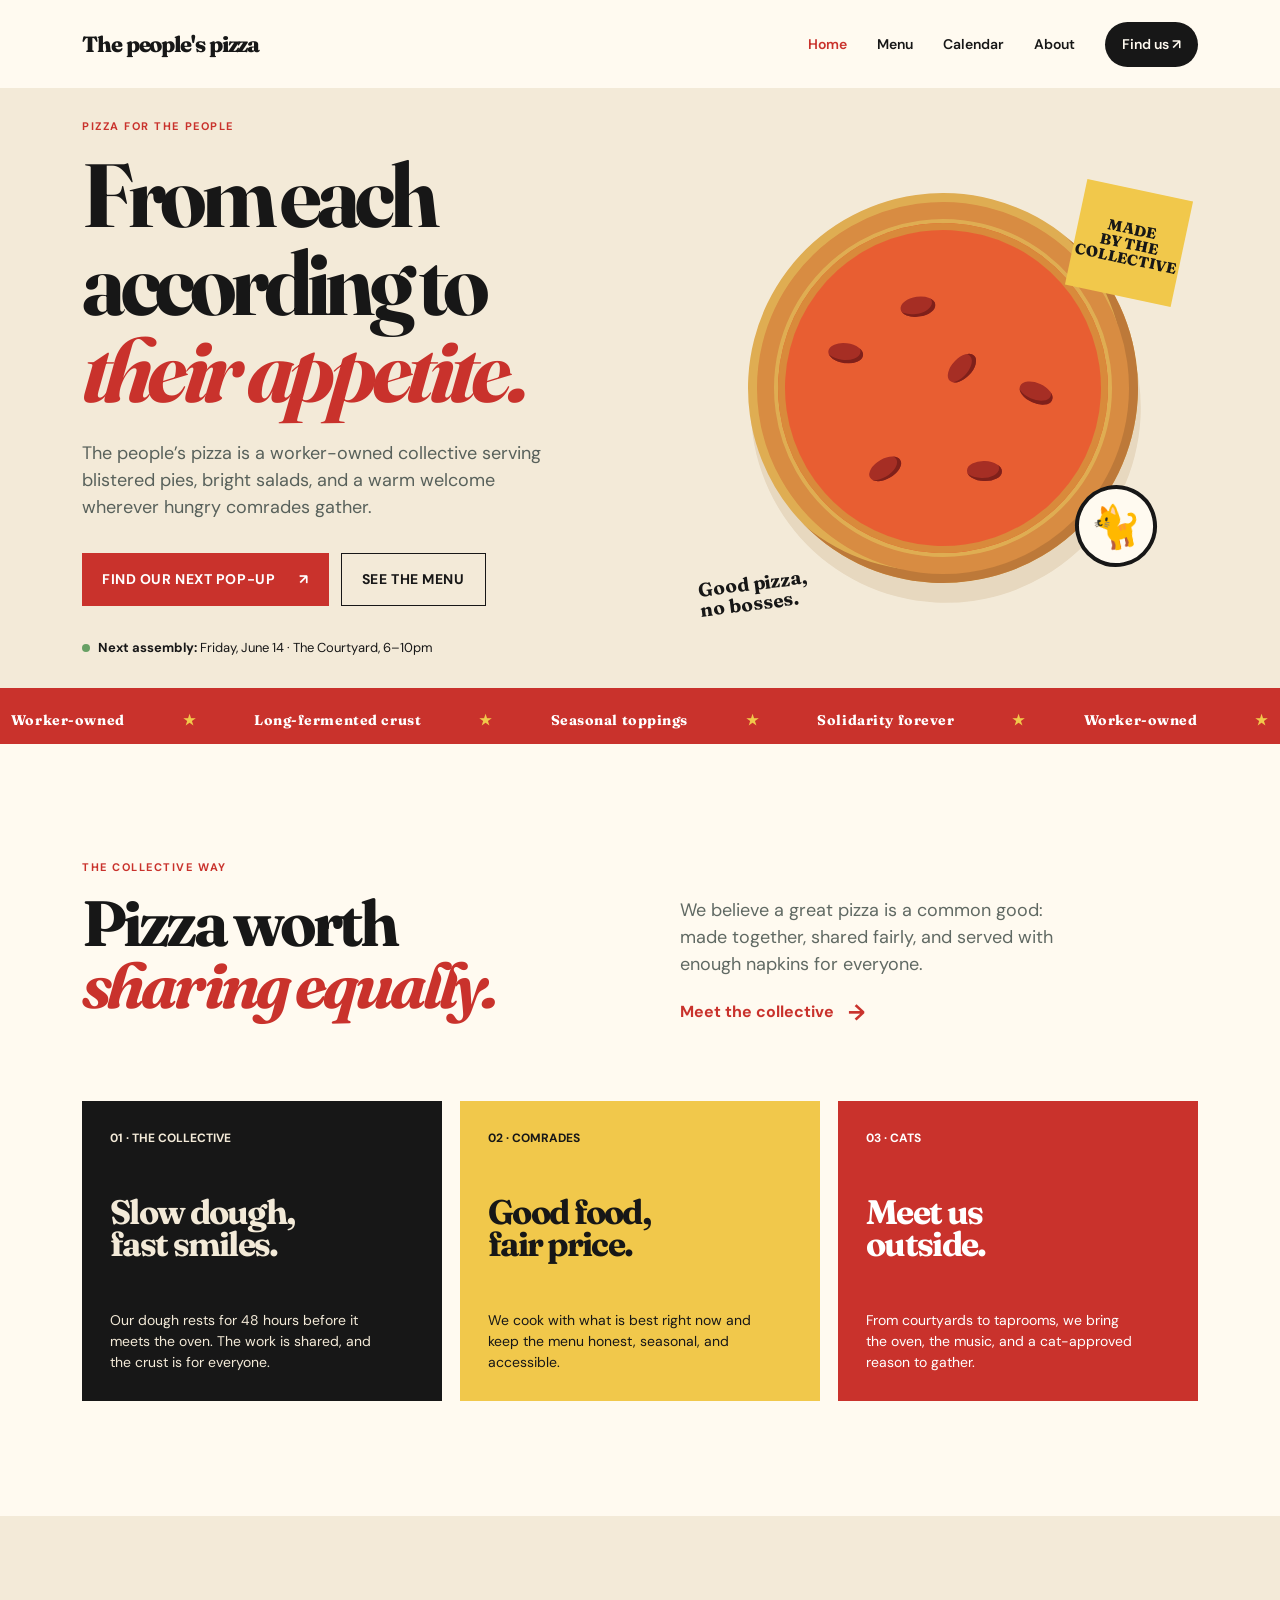
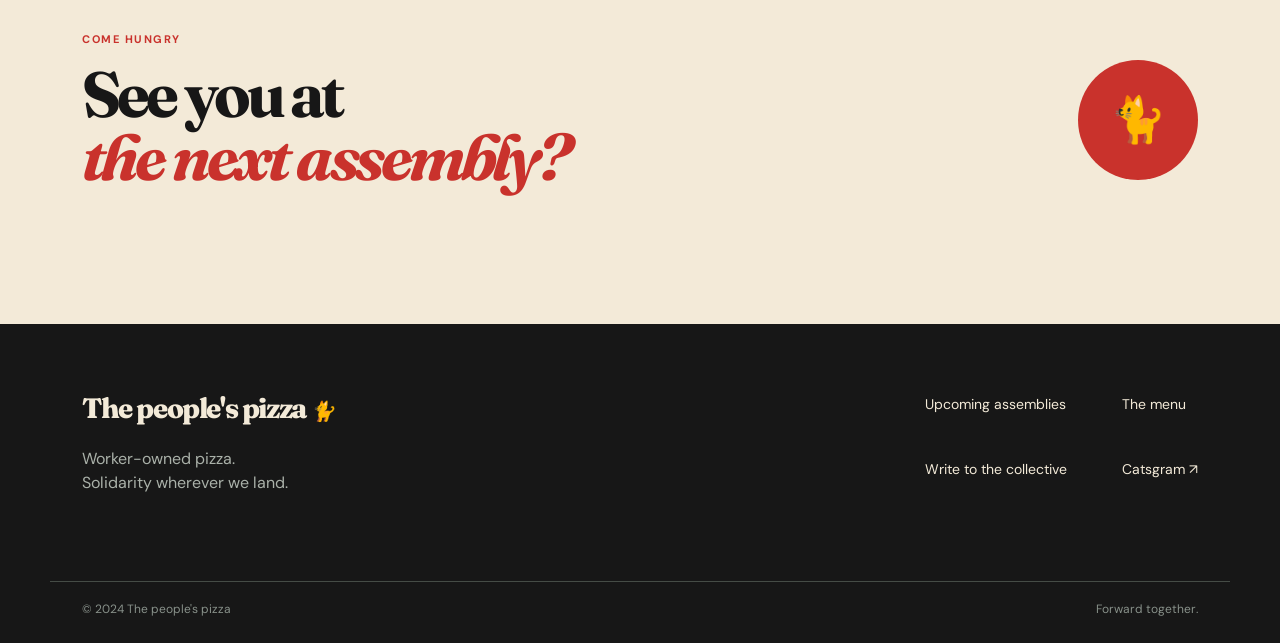
<file: index.html>
<!doctype html>
<html lang="en">
  <head>
    <meta charset="UTF-8" />
    <meta name="viewport" content="width=device-width, initial-scale=1.0" />
    <meta name="description" content="A worker-owned pizza collective serving hand-stretched pies wherever people gather." />
    <title>The people's pizza | Pizza Popup</title>
    <link rel="preconnect" href="https://fonts.googleapis.com" />
    <link rel="preconnect" href="https://fonts.gstatic.com" crossorigin />
    <link href="https://fonts.googleapis.com/css2?family=DM+Sans:wght@400;500;600;700&family=Fraunces:opsz,wght@9..144,700;9..144,800&display=swap" rel="stylesheet" />
    <link rel="stylesheet" href="styles.css" />
  </head>
  <body>
    <div data-site-header></div>
    <main>
      <section class="hero">
        <div class="container hero-grid">
          <div class="hero-copy">
            <p class="eyebrow">Pizza for the people</p>
            <h1>From each<br />according to<br /><em>their appetite.</em></h1>
            <p class="hero-lede">The people’s pizza is a worker-owned collective serving blistered pies, bright salads, and a warm welcome wherever hungry comrades gather.</p>
            <div class="button-row">
              <a class="button button-primary" href="calendar.html">Find our next pop-up <span>↗</span></a>
              <a class="button button-quiet" href="menu.html">See the menu</a>
            </div>
            <div class="hero-note"><span class="status-dot"></span><strong>Next assembly:</strong> Friday, June 14 · The Courtyard, 6–10pm</div>
          </div>
          <div class="hero-art" aria-label="Illustration of a fresh pizza">
            <div class="sun-stamp">Made<br />by the<br />collective</div>
            <div class="cat-badge" aria-hidden="true">🐈</div>
            <div class="pizza">
              <div class="pizza-crust"></div>
              <span class="topping topping-a"></span><span class="topping topping-b"></span><span class="topping topping-c"></span>
              <span class="topping topping-d"></span><span class="topping topping-e"></span><span class="topping topping-f"></span>
            </div>
            <p class="art-caption">Good pizza,<br />no bosses.</p>
          </div>
        </div>
      </section>

      <section class="ticker" aria-label="What we make">
        <div class="ticker-track"><span>Worker-owned</span><i>★</i><span>Long-fermented crust</span><i>★</i><span>Seasonal toppings</span><i>★</i><span>Solidarity forever</span><i>★</i><span>Worker-owned</span><i>★</i></div>
      </section>

      <section class="section">
        <div class="container split-heading">
          <div><p class="eyebrow">The collective way</p><h2>Pizza worth<br /><em>sharing equally.</em></h2></div>
          <div class="section-intro"><p>We believe a great pizza is a common good: made together, shared fairly, and served with enough napkins for everyone.</p><a class="text-link" href="about.html">Meet the collective <span>→</span></a></div>
        </div>
        <div class="container feature-grid">
          <article class="feature-card feature-card-dark"><span class="feature-number">01 · THE COLLECTIVE</span><h3>Slow dough,<br />fast smiles.</h3><p>Our dough rests for 48 hours before it meets the oven. The work is shared, and the crust is for everyone.</p></article>
          <article class="feature-card feature-card-yellow"><span class="feature-number">02 · COMRADES</span><h3>Good food,<br />fair price.</h3><p>We cook with what is best right now and keep the menu honest, seasonal, and accessible.</p></article>
          <article class="feature-card feature-card-orange"><span class="feature-number">03 · CATS</span><h3>Meet us<br />outside.</h3><p>From courtyards to taprooms, we bring the oven, the music, and a cat-approved reason to gather.</p></article>
        </div>
      </section>

      <section class="section section-cream">
        <div class="container cta-banner"><div><p class="eyebrow">Come hungry</p><h2>See you at<br /><em>the next assembly?</em></h2></div><a class="circle-arrow" href="calendar.html" aria-label="View calendar">🐈</a></div>
      </section>
    </main>
    <div data-site-footer></div>
    <script src="script.js"></script>
  </body>
</html>
</file>
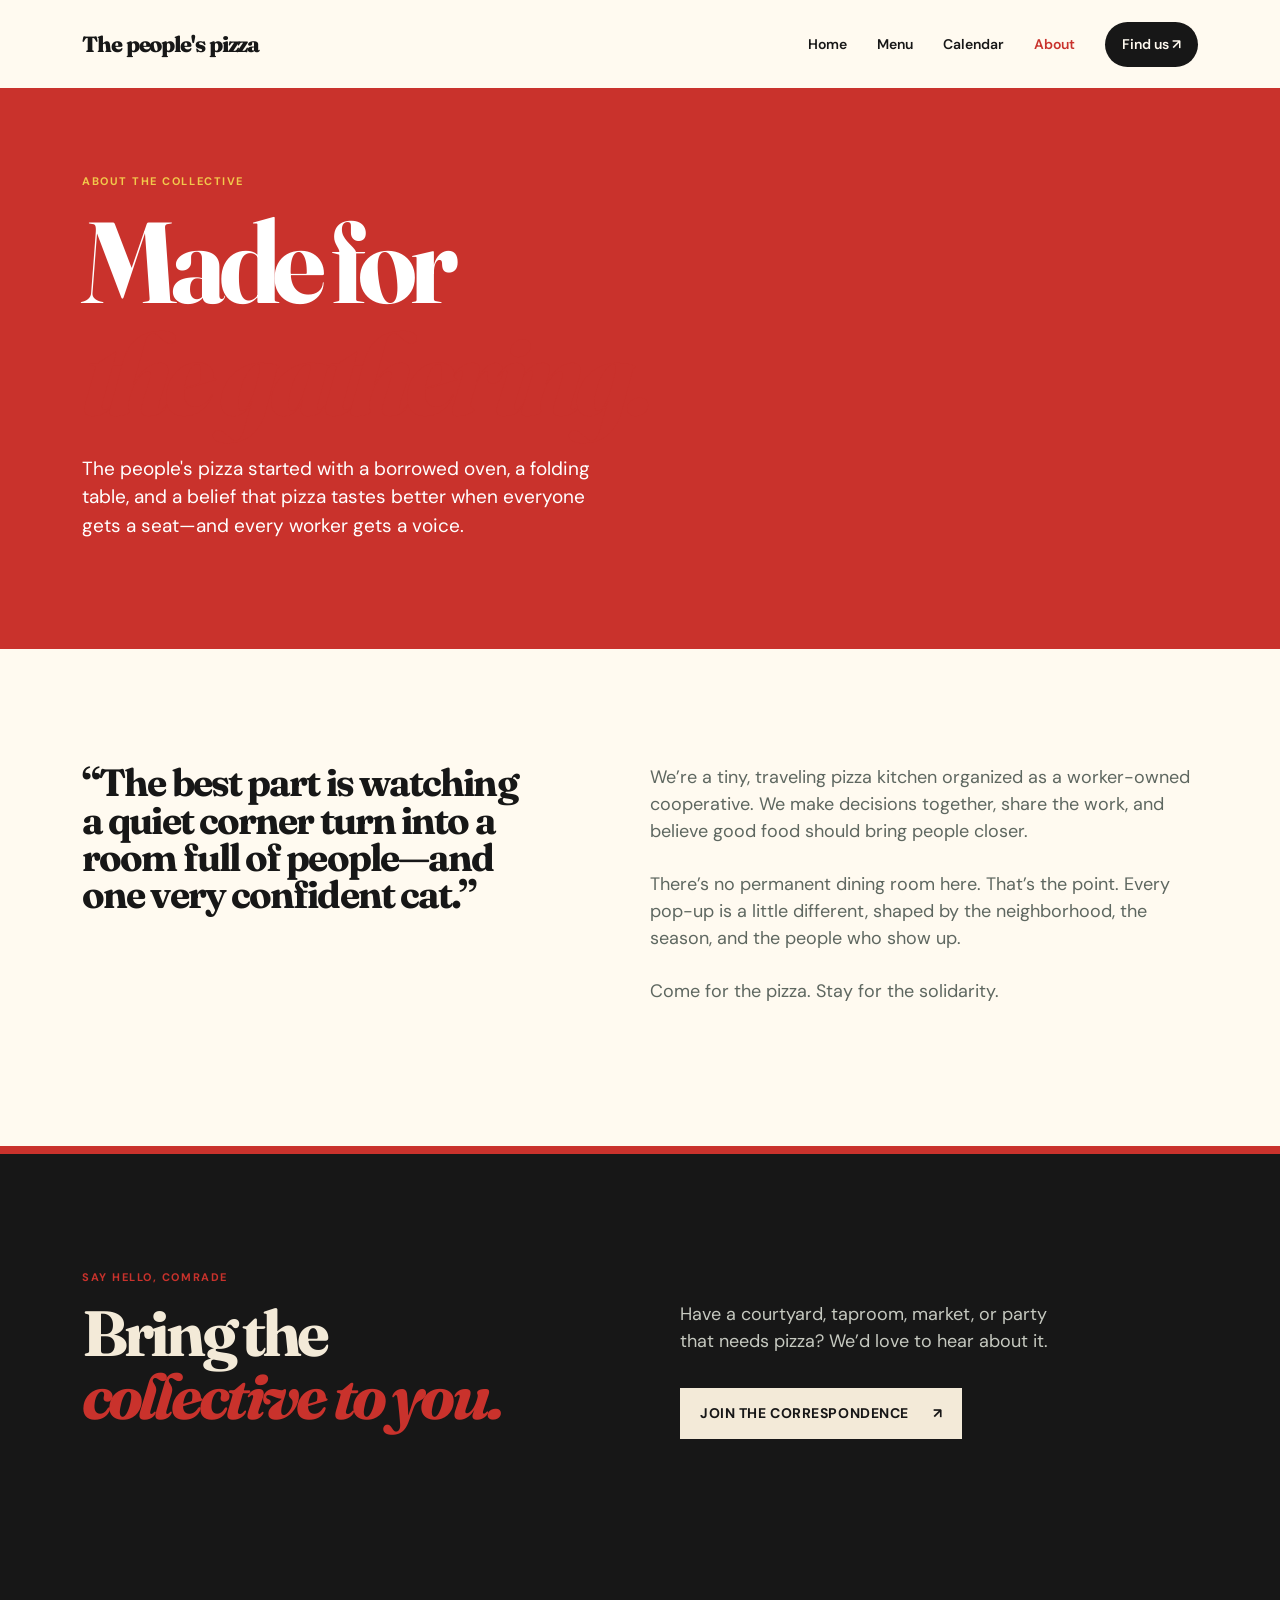
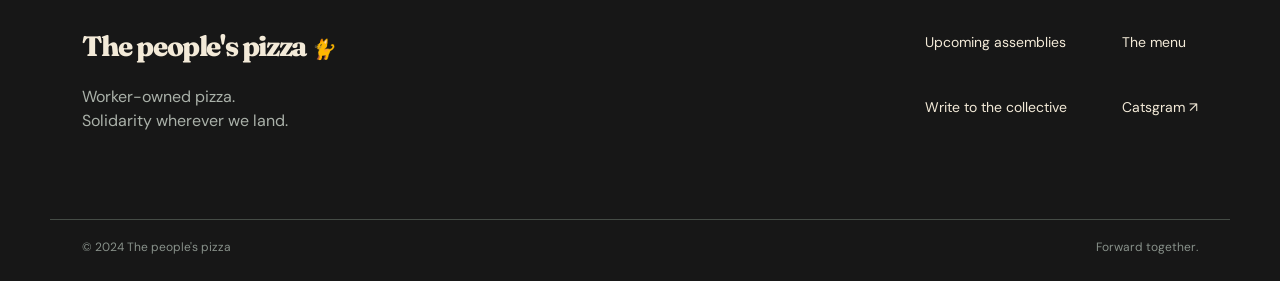
<file: about.html>
<!doctype html>
<html lang="en">
  <head>
    <meta charset="UTF-8" /><meta name="viewport" content="width=device-width, initial-scale=1.0" />
    <meta name="description" content="The story behind The people's pizza popup." /><title>About | The people's pizza</title>
    <link rel="preconnect" href="https://fonts.googleapis.com" /><link rel="preconnect" href="https://fonts.gstatic.com" crossorigin />
    <link href="https://fonts.googleapis.com/css2?family=DM+Sans:wght@400;500;600;700&family=Fraunces:opsz,wght@9..144,700;9..144,800&display=swap" rel="stylesheet" /><link rel="stylesheet" href="styles.css" />
  </head>
  <body><div data-site-header></div><main>
    <section class="page-hero page-hero-orange"><div class="container narrow"><p class="eyebrow">About the collective</p><h1>Made for<br /><em>the gathering.</em></h1><p>The people's pizza started with a borrowed oven, a folding table, and a belief that pizza tastes better when everyone gets a seat—and every worker gets a voice.</p></div></section>
    <section class="section"><div class="container story-grid"><div class="story-pull">“The best part is watching a quiet corner turn into a room full of people—and one very confident cat.”</div><div class="story-copy"><p>We’re a tiny, traveling pizza kitchen organized as a worker-owned cooperative. We make decisions together, share the work, and believe good food should bring people closer.</p><p>There’s no permanent dining room here. That’s the point. Every pop-up is a little different, shaped by the neighborhood, the season, and the people who show up.</p><p>Come for the pizza. Stay for the solidarity.</p></div></div></section>
    <section class="section section-dark"><div class="container split-heading"><div><p class="eyebrow">Say hello, comrade</p><h2>Bring the<br /><em>collective to you.</em></h2></div><div class="section-intro"><p>Have a courtyard, taproom, market, or party that needs pizza? We’d love to hear about it.</p><a class="button button-light" href="mailto:hello@thepeoplespizza.example">Join the correspondence <span>↗</span></a></div></div></section>
  </main><div data-site-footer></div><script src="script.js"></script></body>
</html>
</file>
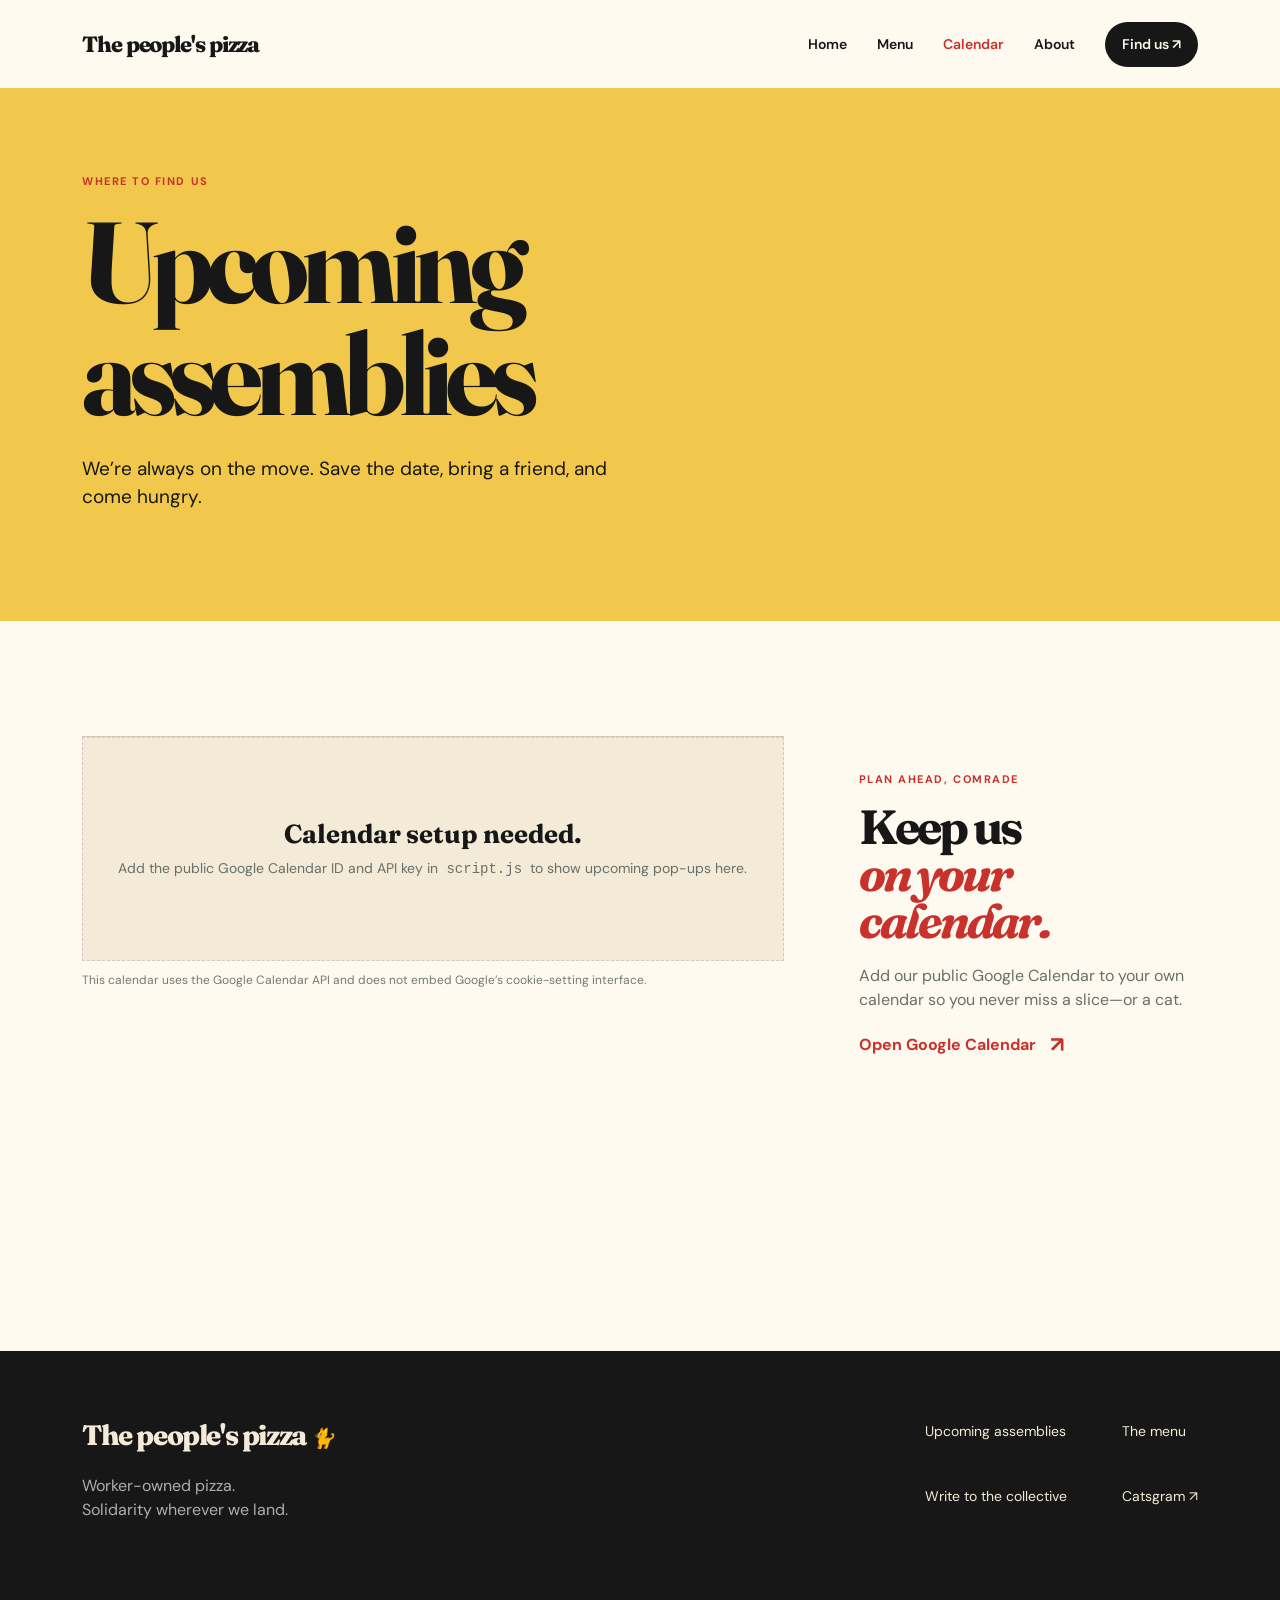
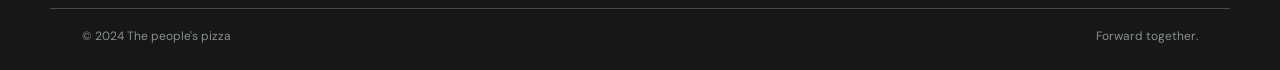
<file: calendar.html>
<!doctype html>
<html lang="en">
  <head>
    <meta charset="UTF-8" /><meta name="viewport" content="width=device-width, initial-scale=1.0" />
    <meta name="description" content="Find the next The people's pizza popup." /><title>Calendar | The people's pizza</title>
    <link rel="preconnect" href="https://fonts.googleapis.com" /><link rel="preconnect" href="https://fonts.gstatic.com" crossorigin />
    <link href="https://fonts.googleapis.com/css2?family=DM+Sans:wght@400;500;600;700&family=Fraunces:opsz,wght@9..144,700;9..144,800&display=swap" rel="stylesheet" /><link rel="stylesheet" href="styles.css" />
  </head>
  <body><div data-site-header></div><main>
    <section class="page-hero"><div class="container narrow"><p class="eyebrow">Where to find us</p><h1>Upcoming assemblies</h1><p>We’re always on the move. Save the date, bring a friend, and come hungry.</p></div></section>
    <section class="section"><div class="container calendar-layout">
      <div class="calendar-embed"><div id="events-list" class="events-list" aria-live="polite"></div><p class="embed-help">This calendar uses the Google Calendar API and does not embed Google’s cookie-setting interface.</p></div>
      <aside class="calendar-aside"><p class="eyebrow">Plan ahead, comrade</p><h2>Keep us<br /><em>on your calendar.</em></h2><p>Add our public Google Calendar to your own calendar so you never miss a slice—or a cat.</p><a class="text-link" href="https://calendar.google.com" target="_blank" rel="noreferrer">Open Google Calendar <span>↗</span></a></aside>
    </div></section>
  </main><div data-site-footer></div><script src="script.js"></script></body>
</html>
</file>
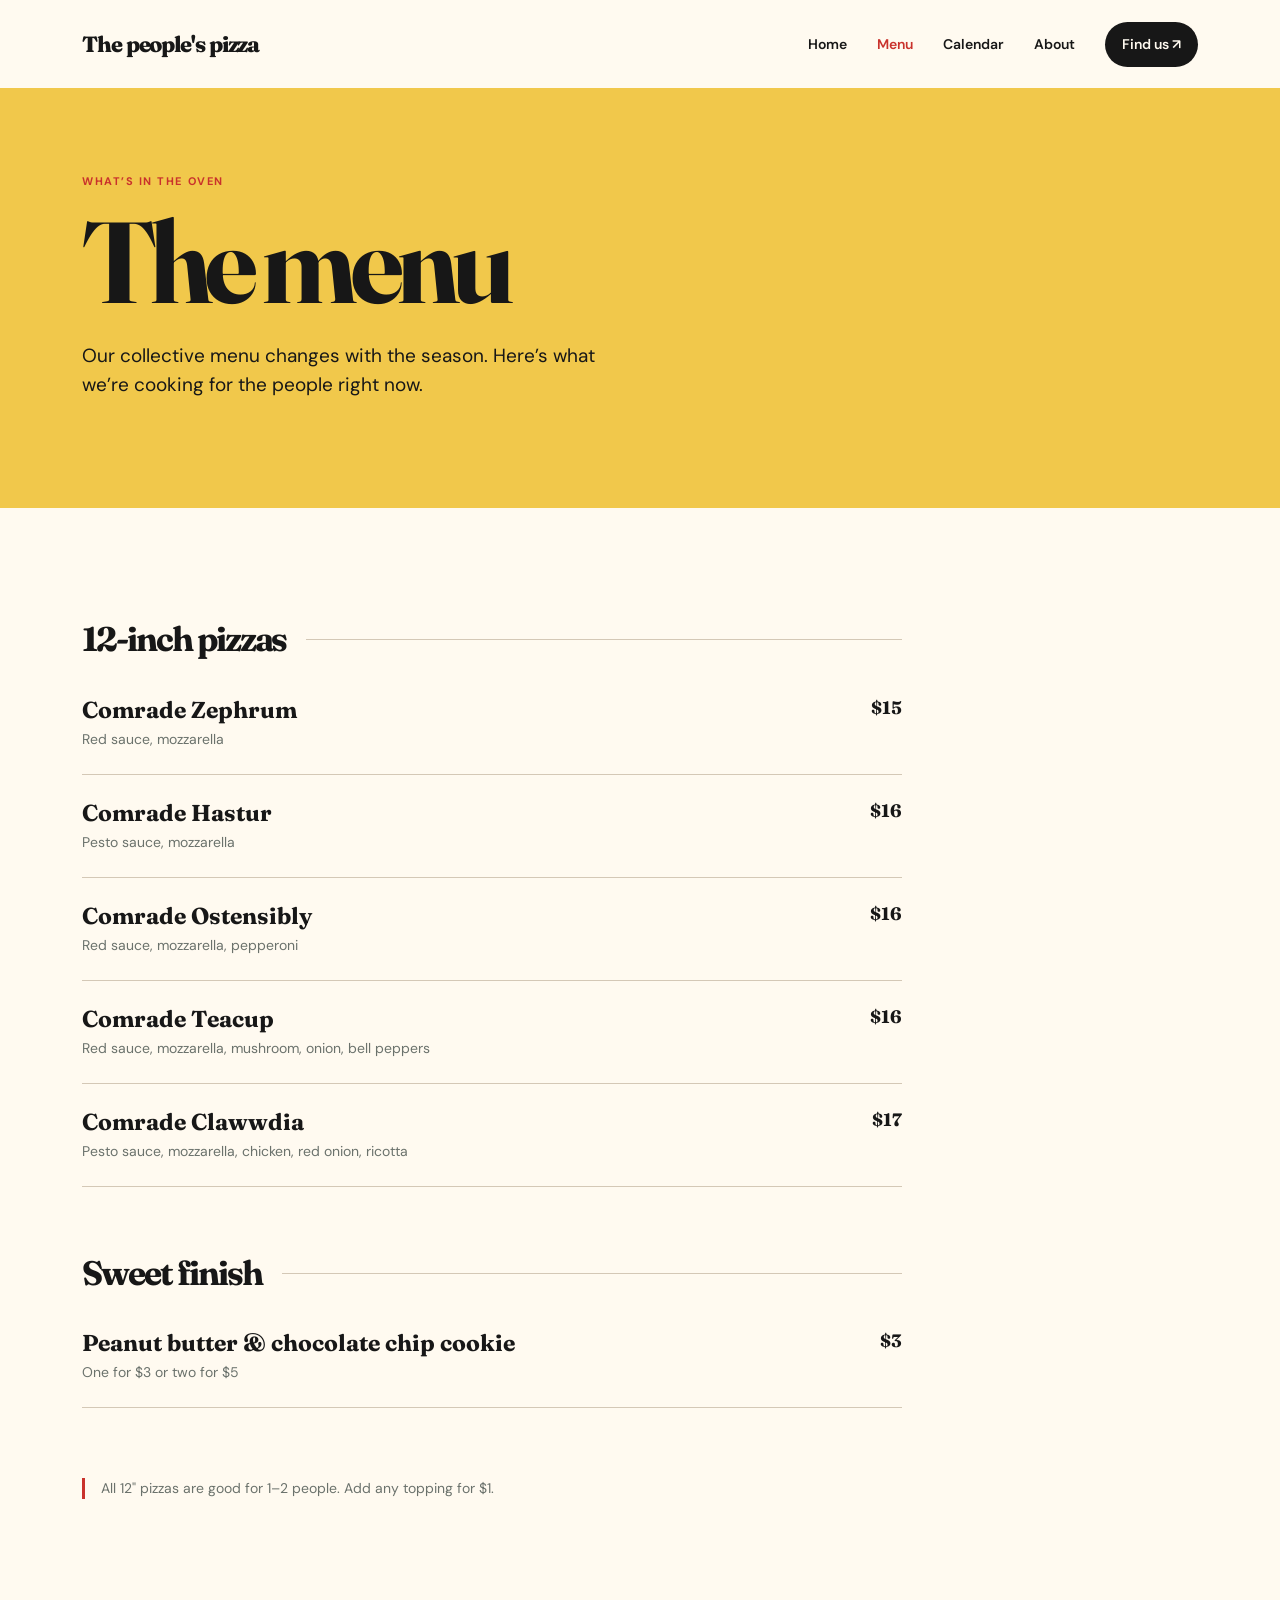
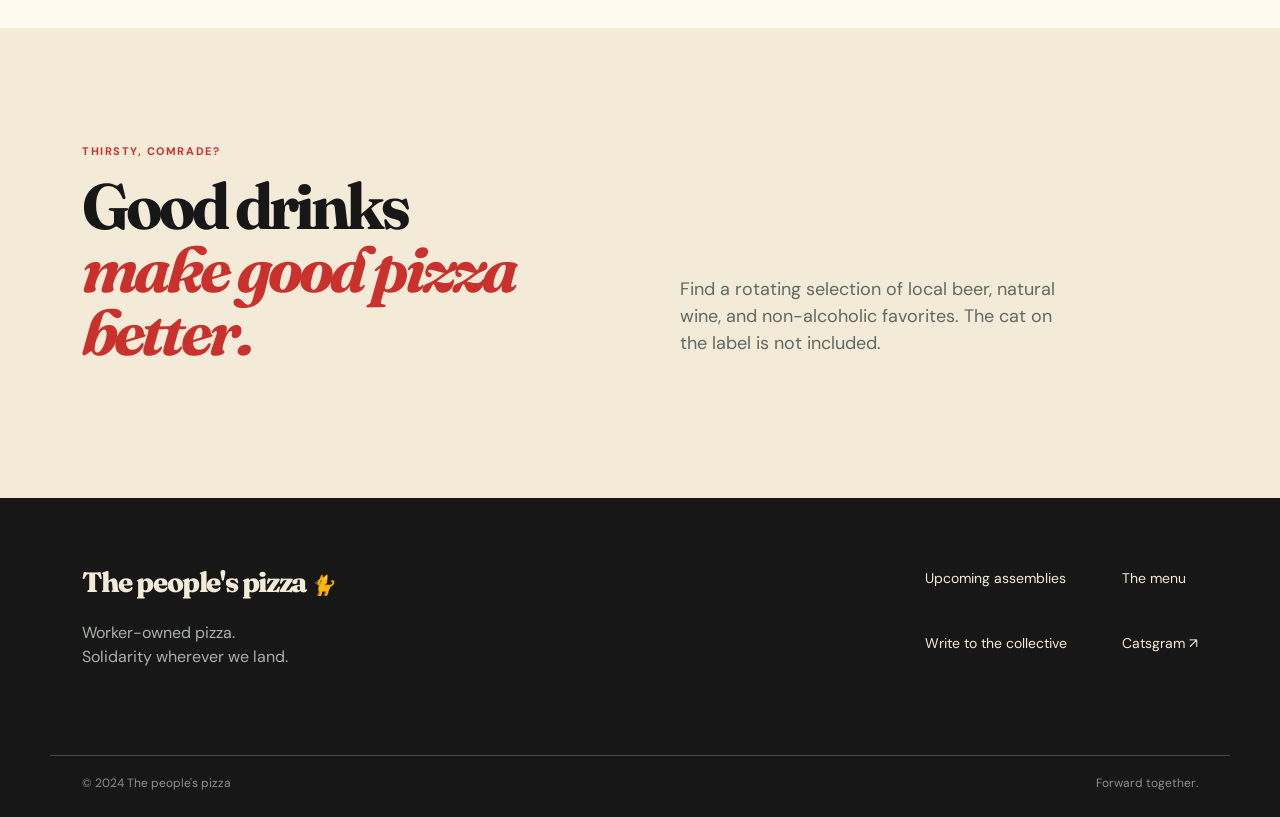
<file: menu.html>
<!doctype html>
<html lang="en">
  <head>
    <meta charset="UTF-8" /><meta name="viewport" content="width=device-width, initial-scale=1.0" />
    <meta name="description" content="The current The people's pizza popup menu." /><title>Menu | The people's pizza</title>
    <link rel="preconnect" href="https://fonts.googleapis.com" /><link rel="preconnect" href="https://fonts.gstatic.com" crossorigin />
    <link href="https://fonts.googleapis.com/css2?family=DM+Sans:wght@400;500;600;700&family=Fraunces:opsz,wght@9..144,700;9..144,800&display=swap" rel="stylesheet" /><link rel="stylesheet" href="styles.css" />
  </head>
  <body><div data-site-header></div><main>
    <section class="page-hero"><div class="container narrow"><p class="eyebrow">What’s in the oven</p><h1>The menu</h1><p>Our collective menu changes with the season. Here’s what we’re cooking for the people right now.</p></div></section>
    <section class="section"><div class="container"><div id="menu-list" class="menu-list"></div><p class="menu-note">All 12" pizzas are good for 1–2 people. Add any topping for $1.</p></div></section>
    <section class="section section-cream"><div class="container split-heading"><div><p class="eyebrow">Thirsty, comrade?</p><h2>Good drinks<br /><em>make good pizza better.</em></h2></div><div class="section-intro"><p>Find a rotating selection of local beer, natural wine, and non-alcoholic favorites. The cat on the label is not included.</p></div></div></section>
  </main><div data-site-footer></div><script src="script.js"></script><script>renderMenu();</script></body>
</html>
</file>
<file: styles.css>
:root{--ink:#171717;--cream:#f3ead8;--paper:#fffaf0;--orange:#c9322c;--yellow:#f1c84b;--sage:#b9cbb4;--line:#d4c8b6;--serif:"Fraunces",Georgia,serif;--sans:"DM Sans",Arial,sans-serif}
*{box-sizing:border-box}html{scroll-behavior:smooth}body{margin:0;background:var(--paper);color:var(--ink);font:16px/1.5 var(--sans)}a{color:inherit;text-decoration:none}.container{max-width:1180px;margin:0 auto;padding:0 32px}.site-header{position:relative;z-index:5;background:var(--paper)}.nav-wrap{height:88px;display:flex;align-items:center;justify-content:space-between}.logo{font:800 22px/1 var(--serif);letter-spacing:-.05em}.logo span{color:var(--orange);font-style:italic}.site-nav{display:flex;align-items:center;gap:30px;font-size:14px;font-weight:600}.site-nav a{transition:color .2s}.site-nav a:hover,.site-nav a.active{color:var(--orange)}.site-nav .nav-cta{padding:12px 17px;border-radius:100px;background:var(--ink);color:var(--paper)}.site-nav .nav-cta:hover{background:var(--orange);color:var(--paper)}.menu-toggle{display:none;border:0;background:none;font:600 14px var(--sans);color:var(--ink)}
.hero{background:var(--cream);overflow:hidden;border-bottom:8px solid var(--orange)}.hero-grid{min-height:600px;display:grid;grid-template-columns:1fr .9fr;align-items:center;gap:40px}.eyebrow{margin:0 0 16px;text-transform:uppercase;letter-spacing:.14em;font-size:11px;font-weight:700;color:var(--orange)}h1,h2,h3,p{margin-top:0}h1,h2{font-family:var(--serif);letter-spacing:-.06em;line-height:.98}h1{font-size:clamp(54px,7vw,92px);max-width:680px;margin-bottom:26px}h2{font-size:clamp(42px,5vw,68px);margin-bottom:20px}h1 em,h2 em{font-weight:700;color:var(--orange);font-style:italic}.hero-lede{max-width:490px;font-size:18px;color:#58615b}.button-row{display:flex;flex-wrap:wrap;gap:12px;margin:32px 0}.button{display:inline-flex;align-items:center;gap:24px;border-radius:0;padding:15px 20px;font-weight:700;font-size:14px;text-transform:uppercase;letter-spacing:.04em}.button-primary{background:var(--orange);color:white}.button-primary:hover{background:var(--ink)}.button-quiet{border:1px solid var(--ink)}.button-quiet:hover{background:var(--ink);color:white}.button-light{background:var(--cream);color:var(--ink);margin-top:15px}.hero-note{font-size:13px}.status-dot{display:inline-block;width:8px;height:8px;margin-right:8px;background:#67a064;border-radius:50%}.hero-art{position:relative;min-height:510px;display:flex;align-items:center;justify-content:center}.pizza{width:min(37vw,390px);height:min(37vw,390px);position:relative;border-radius:50%;background:#dfad52;box-shadow:inset -12px -14px #bd7939,0 20px 0 #e7d8bf;transform:rotate(-8deg)}.pizza:after{content:"";position:absolute;inset:30px;border-radius:50%;background:#e85e32;box-shadow:inset 0 0 0 7px #d98a3b}.pizza-crust{position:absolute;z-index:1;inset:9px;border-radius:50%;border:17px solid #d88c42}.topping{position:absolute;z-index:2;width:35px;height:20px;border-radius:50%;background:#a62e24;box-shadow:inset -3px -3px #7f201a}.topping-a{top:26%;left:42%}.topping-b{top:52%;left:69%;transform:rotate(32deg)}.topping-c{top:66%;left:28%;transform:rotate(-22deg)}.topping-d{top:35%;left:22%;transform:rotate(15deg)}.topping-e{top:70%;left:53%;transform:rotate(10deg)}.topping-f{top:43%;left:51%;transform:rotate(-38deg)}.sun-stamp{position:absolute;top:11%;right:3%;z-index:3;display:grid;place-items:center;width:108px;height:108px;border-radius:0;background:var(--yellow);text-align:center;text-transform:uppercase;font:800 15px/1 var(--serif);transform:rotate(12deg)}.cat-badge{position:absolute;z-index:4;bottom:15%;right:8%;display:grid;place-items:center;width:82px;height:82px;border:4px solid var(--ink);border-radius:50%;background:var(--paper);font-size:42px;transform:rotate(-12deg)}.art-caption{position:absolute;bottom:2%;left:2%;font:700 19px/1.05 var(--serif);transform:rotate(-7deg)}.logo-cat{font-family:var(--sans);font-size:.7em}
.ticker{background:var(--orange);color:#fff;overflow:hidden;padding:15px 0;white-space:nowrap}.ticker-track{display:flex;justify-content:space-around;align-items:center;gap:36px;font:700 14px var(--serif);letter-spacing:.04em}.ticker i{font-style:normal;color:var(--yellow)}.section{padding:115px 0}.section-cream{background:var(--cream)}.section-dark{background:var(--ink);color:var(--cream);border-top:8px solid var(--orange)}.split-heading{display:grid;grid-template-columns:1fr 1fr;gap:80px;align-items:end}.section-intro{max-width:400px;padding-bottom:8px}.section-intro p{font-size:18px;color:#606963}.section-dark .section-intro p{color:#c6c9c0}.text-link{display:inline-flex;gap:14px;align-items:center;color:var(--orange);font-weight:700}.text-link span{font-size:22px;transition:transform .2s}.text-link:hover span{transform:translateX(5px)}.feature-grid{display:grid;grid-template-columns:repeat(3,1fr);gap:18px;margin-top:64px}.feature-card{min-height:300px;padding:28px;display:flex;flex-direction:column;justify-content:space-between}.feature-card-dark{background:var(--ink);color:var(--cream)}.feature-card-yellow{background:var(--yellow)}.feature-card-orange{background:var(--orange);color:white}.feature-number{font-size:12px;font-weight:700}.feature-card h3{margin:0;font:700 34px/.96 var(--serif);letter-spacing:-.05em}.feature-card p{max-width:270px;margin:0;font-size:14px}.cta-banner{display:flex;justify-content:space-between;align-items:center}.circle-arrow{display:grid;place-items:center;width:120px;height:120px;border-radius:50%;background:var(--orange);color:white;font-size:45px;transition:transform .2s}.circle-arrow:hover{transform:rotate(10deg) scale(1.05)}
.site-footer{background:var(--ink);color:var(--cream);padding:70px 0 25px}.footer-grid{display:flex;justify-content:space-between;gap:40px}.logo-light{font-size:28px}.footer-tagline{margin-top:22px;color:#aab1a9}.footer-links{display:grid;grid-template-columns:repeat(2,auto);gap:13px 55px;font-size:14px}.footer-links a:hover{color:var(--yellow)}.footer-bottom{display:flex;justify-content:space-between;border-top:1px solid #454c46;margin-top:70px;padding-top:18px;color:#88918a;font-size:12px}
.page-hero{padding:85px 0 90px;background:var(--yellow)}.page-hero-orange{background:var(--orange);color:white}.page-hero-orange .eyebrow{color:var(--yellow)}.narrow{max-width:820px;margin-left:calc((100% - 1180px)/2);margin-right:auto}.page-hero h1{font-size:clamp(64px,9vw,115px);margin-bottom:24px}.page-hero p:last-child{max-width:530px;font-size:19px}.menu-list{max-width:820px}.menu-category{margin-bottom:70px}.menu-category-heading{display:flex;align-items:center;gap:20px;margin-bottom:15px}.menu-category-heading h2{font-size:34px;margin:0;white-space:nowrap}.menu-category-heading span{height:1px;background:var(--line);width:100%}.menu-item{display:flex;justify-content:space-between;gap:30px;border-bottom:1px solid var(--line);padding:24px 0}.menu-item h3{font:700 23px var(--serif);margin-bottom:5px}.menu-item p{margin:0;color:#6b726c;font-size:14px}.menu-item strong{font:700 18px var(--serif)}.menu-note{border-left:3px solid var(--orange);padding-left:16px;color:#6b726c;font-size:14px}.menu-note a{color:var(--orange);font-weight:700}.calendar-layout{display:grid;grid-template-columns:1.55fr .75fr;gap:75px;align-items:start}.calendar-embed{min-height:500px}.events-list{border-top:1px solid var(--line)}.event-card{display:grid;grid-template-columns:145px 1fr;gap:25px;padding:27px 0;border-bottom:1px solid var(--line)}.event-date{display:flex;flex-direction:column;text-transform:uppercase;color:var(--orange);font-size:12px;font-weight:700;letter-spacing:.08em}.event-date strong{font:700 28px/.95 var(--serif);letter-spacing:-.04em;text-transform:none;color:var(--ink)}.event-details h3{margin:0 0 5px;font:700 24px var(--serif)}.event-details p{margin:0;color:#6b726c;font-size:14px}.event-details .event-description{margin-top:12px;max-width:500px}.calendar-message{padding:80px 25px;border:1px dashed var(--line);background:var(--cream);text-align:center;color:#687069}.calendar-message strong{display:block;color:var(--ink);font:700 26px var(--serif);margin-bottom:8px}.calendar-message p{margin:0;font-size:14px}.calendar-message code,.embed-help code{background:var(--cream);padding:2px 4px}.calendar-message-error{border-color:var(--orange)}.embed-help{font-size:12px;color:#727a72;margin-top:10px}.calendar-aside{padding-top:35px}.calendar-aside h2{font-size:48px}.calendar-aside p:not(.eyebrow){color:#687069}.story-grid{display:grid;grid-template-columns:.8fr 1fr;gap:130px}.story-pull{font:700 38px/.98 var(--serif);letter-spacing:-.05em}.story-copy{font-size:18px;color:#5e6760}.story-copy p{margin-bottom:26px}
@media(max-width:800px){.container{padding:0 22px}.nav-wrap{height:74px}.menu-toggle{display:block}.menu-toggle span{margin-left:7px}.site-nav{display:none;position:absolute;top:74px;left:0;right:0;padding:16px 22px 24px;background:var(--paper);box-shadow:0 15px 25px #1d25211a;flex-direction:column;align-items:flex-start;gap:18px}.nav-open .site-nav{display:flex}.site-nav .nav-cta{width:100%;text-align:center}.hero-grid{grid-template-columns:1fr;min-height:0;padding-top:65px;padding-bottom:35px}.hero-art{min-height:370px}.pizza{width:310px;height:310px}.sun-stamp{right:7%;top:3%;width:88px;height:88px;font-size:12px}.art-caption{bottom:0}.section{padding:75px 0}.split-heading,.story-grid,.calendar-layout{grid-template-columns:1fr;gap:35px}.feature-grid{grid-template-columns:1fr;margin-top:40px}.feature-card{min-height:230px}.cta-banner{align-items:flex-start;gap:35px;flex-direction:column}.circle-arrow{width:80px;height:80px;font-size:30px}.footer-grid{flex-direction:column}.footer-links{grid-template-columns:1fr 1fr;gap:13px 20px}.footer-bottom{margin-top:45px}.page-hero{padding:65px 0}.narrow{margin:0}.page-hero h1{font-size:67px}.event-card{grid-template-columns:95px 1fr;gap:15px}.event-date strong{font-size:23px}.calendar-aside{padding-top:0}}
@media(max-width:430px){h1{font-size:52px}.hero-art{min-height:320px}.pizza{width:260px;height:260px}.pizza-crust{border-width:13px}.pizza:after{inset:23px}.feature-card h3{font-size:30px}.footer-links{font-size:13px}}
</file>
